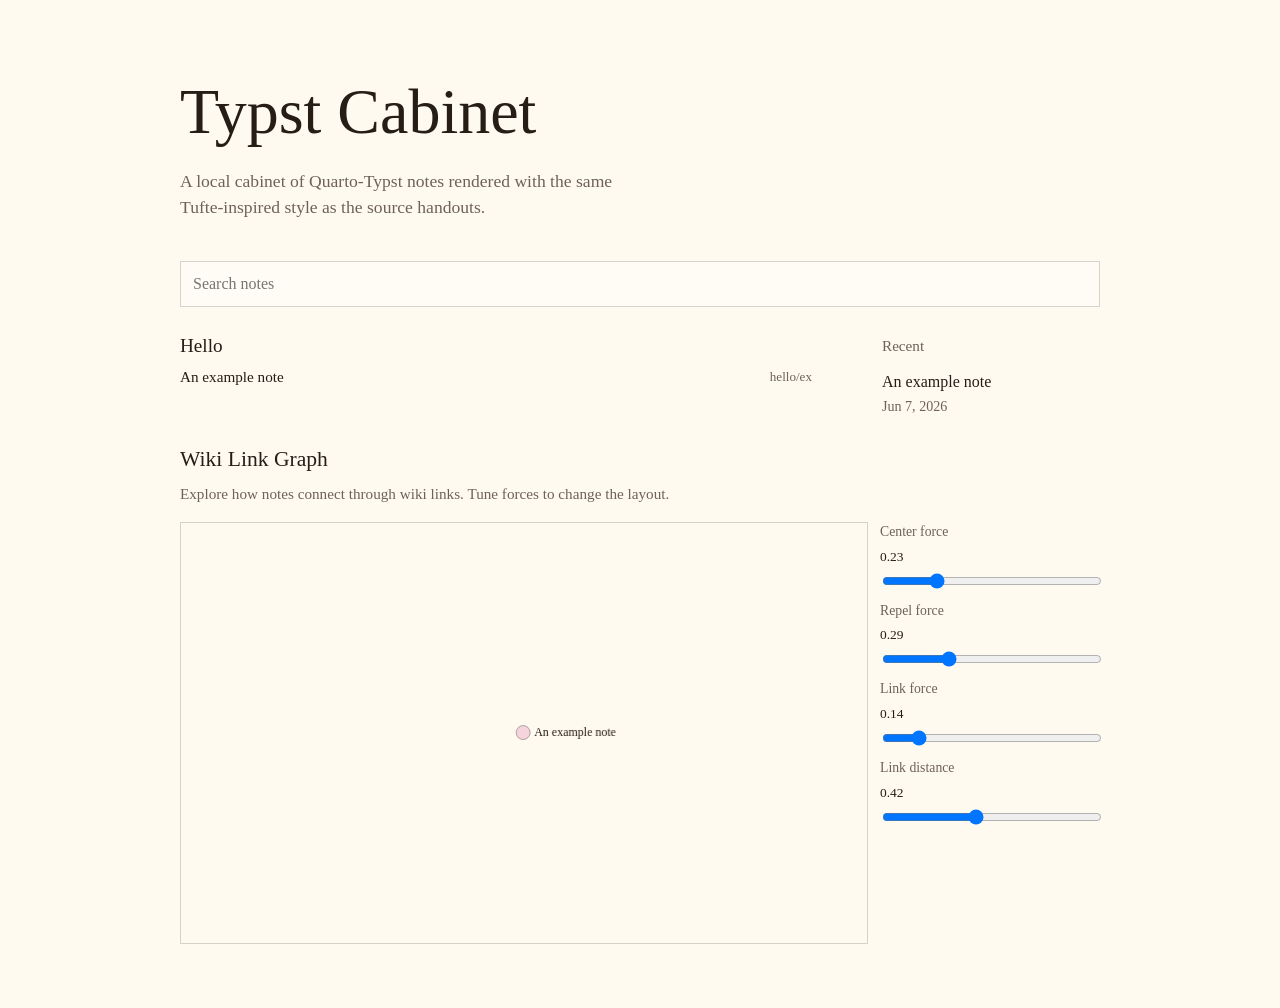
<file: site/index.html>
<!doctype html>
<html lang="en">
<head>
  <meta charset="utf-8">
  <meta name="viewport" content="width=device-width, initial-scale=1">
  <title>Typst Cabinet</title>
  <style>
    :root {
      color-scheme: light;
      --paper: FloralWhite;
      --ink: #251d16;
      --muted: #6d6258;
      --accent: Maroon;
      --rule: rgba(37, 29, 22, 0.18);
    }
    body {
      margin: 0;
      background: var(--paper);
      color: var(--ink);
      font-family: "ETBembo", "Palatino Linotype", Palatino, Georgia, serif;
      line-height: 1.5;
    }
    main {
      width: min(920px, calc(100vw - 40px));
      margin: 0 auto;
      padding: 64px 0;
    }
    h1 {
      margin: 0 0 8px;
      font-size: clamp(2rem, 5vw, 4rem);
      font-weight: 400;
      letter-spacing: 0;
    }
    .lede {
      max-width: 54ch;
      margin: 0 0 40px;
      color: var(--muted);
      font-size: 1.1rem;
    }
    .search {
      width: 100%;
      box-sizing: border-box;
      margin: 0 0 28px;
      padding: 10px 12px;
      border: 1px solid var(--rule);
      background: rgba(255, 255, 255, 0.34);
      color: var(--ink);
      font: inherit;
    }
    .layout {
      display: grid;
      grid-template-columns: minmax(0, 1fr) 240px;
      gap: 48px;
      align-items: start;
    }
    .note-tree {
      padding: 0;
    }
    .home-folder {
      margin: 0 0 20px;
    }
    .home-folder h2,
    .home-folder h3,
    .home-folder h4,
    .home-folder h5,
    .home-folder h6 {
      margin: 0 0 8px;
      text-align: left;
      color: var(--ink);
      font-weight: 400;
      line-height: 1.1;
      letter-spacing: 0;
    }
    .home-folder h2 {
      font-size: 1.45rem;
    }
    .home-folder h3 {
      font-size: 1.2rem;
      margin-left: 0;
    }
    .home-folder h4,
    .home-folder h5,
    .home-folder h6 {
      font-size: 1.05rem;
      margin-left: 0;
    }
    .home-notes {
      margin: 0 0 8px;
      padding: 0;
      list-style: none;
    }
    .home-note > a {
      display: grid;
      grid-template-columns: minmax(0, 1fr) auto;
      gap: 10px;
      padding: 2px 0;
      color: inherit;
      text-decoration: none;
    }
    .home-note > a:hover span:first-child {
      color: var(--accent);
    }
    .home-note span {
      font-size: 0.95rem;
    }
    .home-note small {
      align-self: center;
      color: var(--muted);
      font-size: 0.82rem;
      white-space: nowrap;
    }
    .home-load-more {
      margin: 0 0 14px;
      padding: 4px 10px;
      border: 1px solid var(--rule);
      background: rgba(255, 255, 255, 0.35);
      color: var(--ink);
      font: inherit;
      font-size: 0.88rem;
      cursor: pointer;
    }
    .home-load-more:hover {
      color: var(--accent);
    }
    .latest {
      padding-left: 22px;
    }
    .latest h2 {
      margin: 0 0 12px;
      color: var(--muted);
      font-size: 0.95rem;
      font-weight: 400;
    }
    .latest ul {
      margin: 0;
      padding: 0;
      list-style: none;
    }
    .latest li {
      display: grid;
      gap: 2px;
      margin-bottom: 14px;
    }
    .latest a {
      color: var(--ink);
      text-decoration: none;
    }
    .latest a:hover {
      color: var(--accent);
    }
    .latest span {
      color: var(--muted);
      font-size: 0.88rem;
    }
    .empty {
      padding: 18px 0;
      color: var(--muted);
      border-bottom: 1px solid var(--rule);
    }
    .graph-section {
      margin-top: 0;
      border-top: 0;
      padding-top: 12px;
    }
    .graph-section h2 {
      margin: 0 0 8px;
      color: var(--ink);
      font-size: 1.35rem;
      font-weight: 400;
    }
    .graph-section p {
      margin: 0 0 16px;
      color: var(--muted);
      font-size: 0.95rem;
    }
    .graph-layout {
      display: grid;
      grid-template-columns: minmax(0, 1fr) 220px;
      gap: 14px;
      align-items: start;
    }
    .graph-canvas {
      width: 100%;
      height: 420px;
      border: 1px solid var(--rule);
      background: var(--paper);
      display: block;
      cursor: grab;
    }
    .graph-canvas:active {
      cursor: grabbing;
    }
    .graph-controls {
      display: grid;
      gap: 10px;
    }
    .graph-controls label {
      display: grid;
      gap: 4px;
      font-size: 0.86rem;
      color: var(--muted);
    }
    .graph-controls .value {
      color: var(--ink);
      font-size: 0.84rem;
    }
    .graph-controls input {
      width: 100%;
    }
    @media (max-width: 640px) {
      main {
        width: min(100vw - 28px, 920px);
        padding: 36px 0;
      }
      .layout {
        grid-template-columns: 1fr;
        gap: 30px;
      }
      .latest {
        border-left: 0;
        padding-left: 0;
      }
      .note-tree {
        padding: 0;
      }
      .home-note > a {
        grid-template-columns: 1fr;
        gap: 4px;
        padding: 4px 0;
      }
      .home-note small {
        white-space: normal;
      }
      .graph-layout {
        grid-template-columns: 1fr;
      }
      .graph-canvas {
        height: 320px;
      }
    }
  </style>
</head>
<body>
  <main>
    <h1>Typst Cabinet</h1>
    <p class="lede">A local cabinet of Quarto-Typst notes rendered with the same Tufte-inspired style as the source handouts.</p>
    <input class="search" id="note-search" type="search" placeholder="Search notes" aria-label="Search notes">
    <div class="layout">
      <nav class="note-tree" aria-label="Notes">
        <section class="home-folder depth-1" data-folder="hello">
  <h3>Hello</h3>
  <ul class="home-notes"><li class="home-note" data-search="an example note hello/ex saaleh poovathumkadavil">
  <a href="hello/ex/index.html">
    <span>An example note</span>
    <small>hello/ex</small>
  </a>
</li></ul>

</section>
      </nav>
      <aside class="latest" aria-label="Recently edited notes">
        <h2>Recent</h2>
        <ul>
        <li><a href="hello/ex/index.html">An example note</a><span>Jun 7, 2026</span></li>
        </ul>
      </aside>
    </div>
    <section class="graph-section" aria-label="Wiki link graph">
      <h2>Wiki Link Graph</h2>
      <p>Explore how notes connect through wiki links. Tune forces to change the layout.</p>
      <div class="graph-layout">
        <canvas id="wiki-graph" class="graph-canvas" aria-label="Wiki link graph canvas"></canvas>
        <form class="graph-controls" id="graph-controls">
          <label>Center force <span class="value" id="center-force-value"></span><input id="center-force" type="range" min="0" max="1" step="0.01" value="0.23"></label>
          <label>Repel force <span class="value" id="repel-force-value"></span><input id="repel-force" type="range" min="0" max="1" step="0.01" value="0.29"></label>
          <label>Link force <span class="value" id="link-force-value"></span><input id="link-force" type="range" min="0" max="1" step="0.01" value="0.14"></label>
          <label>Link distance <span class="value" id="link-distance-value"></span><input id="link-distance" type="range" min="0" max="1" step="0.01" value="0.42"></label>
        </form>
      </div>
    </section>
  </main>
  <script>
    const search = document.getElementById('note-search');
    const noteLists = Array.from(document.querySelectorAll('.home-notes'));
    const visibleLimits = new Set();
    const INITIAL_NOTES_PER_FOLDER = 100;
    noteLists.forEach((list, index) => {
      list.dataset.listId = String(index);
      const button = document.createElement('button');
      button.type = 'button';
      button.className = 'home-load-more';
      button.hidden = true;
      button.dataset.forList = String(index);
      button.addEventListener('click', () => {
        visibleLimits.add(String(index));
        applyHomeFilters();
      });
      list.insertAdjacentElement('afterend', button);
    });
    const applyHomeFilters = () => {
      const value = search.value.trim().toLowerCase();
      const searching = Boolean(value);
      noteLists.forEach((list) => {
        const listId = list.dataset.listId;
        const expanded = visibleLimits.has(listId);
        const items = Array.from(list.querySelectorAll(':scope > .home-note'));
        const nextElement = list.nextElementSibling;
        const loadMoreButton = nextElement?.classList.contains('home-load-more') ? nextElement : null;
        let visibleCount = 0;
        let hiddenByLimit = 0;
        items.forEach((note) => {
          const matches = !value || note.dataset.search.includes(value);
          if (!matches) {
            note.hidden = true;
            return;
          }
          if (!searching && !expanded && visibleCount >= INITIAL_NOTES_PER_FOLDER) {
            note.hidden = true;
            hiddenByLimit += 1;
            return;
          }
          note.hidden = false;
          visibleCount += 1;
        });
        if (loadMoreButton) {
          loadMoreButton.hidden = searching || expanded || hiddenByLimit === 0;
          loadMoreButton.textContent = `+${hiddenByLimit}`;
        }
      });
      document.querySelectorAll('.home-folder').forEach((folder) => {
        const visibleNote = folder.querySelector('.home-note:not([hidden])');
        const visibleSubfolder = folder.querySelector('.home-folder:not([hidden])');
        folder.hidden = !visibleNote && !visibleSubfolder;
      });
    };
    search.addEventListener('input', applyHomeFilters);
    applyHomeFilters();
    const graphData = {"nodes": [{"id": "hello/ex", "title": "An example note", "group": "hello"}], "links": []};
    const canvas = document.getElementById('wiki-graph');
    const controls = {
      centerForce: document.getElementById('center-force'),
      repelForce: document.getElementById('repel-force'),
      linkForce: document.getElementById('link-force'),
      linkDistance: document.getElementById('link-distance'),
      centerForceValue: document.getElementById('center-force-value'),
      repelForceValue: document.getElementById('repel-force-value'),
      linkForceValue: document.getElementById('link-force-value'),
      linkDistanceValue: document.getElementById('link-distance-value')
    };
    if (canvas && graphData.nodes.length) {
      const ctx = canvas.getContext('2d');
      const dpr = Math.max(1, window.devicePixelRatio || 1);
      const byId = new Map();
      const palette = ['#e7d4f5', '#d9e4ff', '#d7f2df', '#ffe4cf', '#f6d4dd', '#f9efc7'];
      const hashColor = (value) => {
        let hash = 0;
        for (let i = 0; i < value.length; i += 1) hash = (hash * 31 + value.charCodeAt(i)) | 0;
        return palette[Math.abs(hash) % palette.length];
      };
      const nodes = graphData.nodes.map((node, index) => {
        const item = {
          ...node,
          x: 40 + (index * 17 % 420),
          y: 40 + (index * 29 % 320),
          vx: 0,
          vy: 0,
          radius: 7,
          color: hashColor(node.group),
          fixed: false
        };
        byId.set(node.id, item);
        return item;
      });
      const links = graphData.links
        .map((link) => ({ source: byId.get(link.source), target: byId.get(link.target) }))
        .filter((link) => link.source && link.target);
      let width = 0;
      let height = 0;
      let hoverNode = null;
      let dragNode = null;
      let suppressClick = false;
      let dragStart = null;
      const DRAG_CLICK_THRESHOLD_PX = 2;
      const scales = {
        centerForce: { min: 0, max: 0.08 },
        repelForce: { min: 50, max: 3000 },
        linkForce: { min: 0.01, max: 0.5 },
        linkDistance: { min: 20, max: 260 }
      };
      const scaledParamValue = (key, value) => {
        const range = scales[key];
        return range.min + (range.max - range.min) * value;
      };
      const params = {
        centerForce: scaledParamValue('centerForce', Number(controls.centerForce.value)),
        repelForce: scaledParamValue('repelForce', Number(controls.repelForce.value)),
        linkForce: scaledParamValue('linkForce', Number(controls.linkForce.value)),
        linkDistance: scaledParamValue('linkDistance', Number(controls.linkDistance.value)),
        damping: 0.86
      };
      const updateControlLabels = () => {
        controls.centerForceValue.textContent = Number(controls.centerForce.value).toFixed(2);
        controls.repelForceValue.textContent = Number(controls.repelForce.value).toFixed(2);
        controls.linkForceValue.textContent = Number(controls.linkForce.value).toFixed(2);
        controls.linkDistanceValue.textContent = Number(controls.linkDistance.value).toFixed(2);
      };
      const resize = () => {
        const rect = canvas.getBoundingClientRect();
        width = rect.width;
        height = rect.height;
        canvas.width = Math.floor(width * dpr);
        canvas.height = Math.floor(height * dpr);
        ctx.setTransform(dpr, 0, 0, dpr, 0, 0);
      };
      const findNode = (x, y) => {
        let best = null;
        let bestDist = Infinity;
        for (const node of nodes) {
          const dx = node.x - x;
          const dy = node.y - y;
          const dist = Math.hypot(dx, dy);
          if (dist < node.radius + 4 && dist < bestDist) {
            best = node;
            bestDist = dist;
          }
        }
        return best;
      };
      const applyForces = () => {
        const centerX = width / 2;
        const centerY = height / 2;
        for (let i = 0; i < nodes.length; i += 1) {
          const a = nodes[i];
          for (let j = i + 1; j < nodes.length; j += 1) {
            const b = nodes[j];
            let dx = b.x - a.x;
            let dy = b.y - a.y;
            const distSq = Math.max(25, dx * dx + dy * dy);
            const dist = Math.sqrt(distSq);
            dx /= dist;
            dy /= dist;
            const force = params.repelForce / distSq;
            const fx = force * dx;
            const fy = force * dy;
            if (!a.fixed) {
              a.vx -= fx;
              a.vy -= fy;
            }
            if (!b.fixed) {
              b.vx += fx;
              b.vy += fy;
            }
          }
        }
        for (const link of links) {
          const dx = link.target.x - link.source.x;
          const dy = link.target.y - link.source.y;
          const dist = Math.max(1, Math.hypot(dx, dy));
          const stretch = dist - params.linkDistance;
          const force = params.linkForce * stretch;
          const fx = (dx / dist) * force;
          const fy = (dy / dist) * force;
          if (!link.source.fixed) {
            link.source.vx += fx;
            link.source.vy += fy;
          }
          if (!link.target.fixed) {
            link.target.vx -= fx;
            link.target.vy -= fy;
          }
        }
        for (const node of nodes) {
          if (node.fixed) continue;
          node.vx += (centerX - node.x) * params.centerForce;
          node.vy += (centerY - node.y) * params.centerForce;
          node.vx *= params.damping;
          node.vy *= params.damping;
          node.x += node.vx;
          node.y += node.vy;
          node.x = Math.min(width - 10, Math.max(10, node.x));
          node.y = Math.min(height - 10, Math.max(10, node.y));
        }
      };
      const draw = () => {
        ctx.clearRect(0, 0, width, height);
        ctx.lineWidth = 1;
        ctx.strokeStyle = 'rgba(37, 29, 22, 0.25)';
        for (const link of links) {
          ctx.beginPath();
          ctx.moveTo(link.source.x, link.source.y);
          ctx.lineTo(link.target.x, link.target.y);
          ctx.stroke();
        }
        ctx.font = '12px "ETBembo", "Palatino Linotype", Palatino, Georgia, serif';
        ctx.textBaseline = 'middle';
        for (const node of nodes) {
          ctx.beginPath();
          ctx.fillStyle = node.color;
          ctx.arc(node.x, node.y, node.radius + (node === hoverNode ? 1.5 : 0), 0, Math.PI * 2);
          ctx.fill();
          ctx.strokeStyle = 'rgba(37, 29, 22, 0.35)';
          ctx.stroke();
          ctx.fillStyle = '#251d16';
          ctx.fillText(node.title, node.x + node.radius + 4, node.y);
        }
      };
      const tick = () => {
        applyForces();
        draw();
        window.requestAnimationFrame(tick);
      };
      const pointer = (event) => {
        const rect = canvas.getBoundingClientRect();
        return { x: event.clientX - rect.left, y: event.clientY - rect.top };
      };
      const distanceBetween = (from, to) => Math.hypot(to.x - from.x, to.y - from.y);
      canvas.addEventListener('mousemove', (event) => {
        const pos = pointer(event);
        hoverNode = findNode(pos.x, pos.y);
        if (dragNode) {
          if (dragStart && distanceBetween(dragStart, pos) > DRAG_CLICK_THRESHOLD_PX) suppressClick = true;
          dragNode.x = pos.x;
          dragNode.y = pos.y;
          dragNode.vx = 0;
          dragNode.vy = 0;
        }
      });
      canvas.addEventListener('mousedown', (event) => {
        const pos = pointer(event);
        suppressClick = false;
        dragStart = pos;
        dragNode = findNode(pos.x, pos.y);
        if (dragNode) {
          dragNode.fixed = true;
          dragNode.x = pos.x;
          dragNode.y = pos.y;
        }
      });
      window.addEventListener('mouseup', () => {
        if (dragNode) dragNode.fixed = false;
        dragNode = null;
        dragStart = null;
      });
      canvas.addEventListener('click', (event) => {
        if (suppressClick) {
          suppressClick = false;
          return;
        }
        const pos = pointer(event);
        const node = findNode(pos.x, pos.y);
        if (node) window.location.href = `${node.id}/index.html`;
      });
      for (const [key, input] of Object.entries({
        centerForce: controls.centerForce,
        repelForce: controls.repelForce,
        linkForce: controls.linkForce,
        linkDistance: controls.linkDistance
      })) {
        input.addEventListener('input', () => {
          params[key] = scaledParamValue(key, Number(input.value));
          updateControlLabels();
        });
      }
      updateControlLabels();
      resize();
      window.addEventListener('resize', resize);
      tick();
    }
  </script>
</body>
</html>
</file>
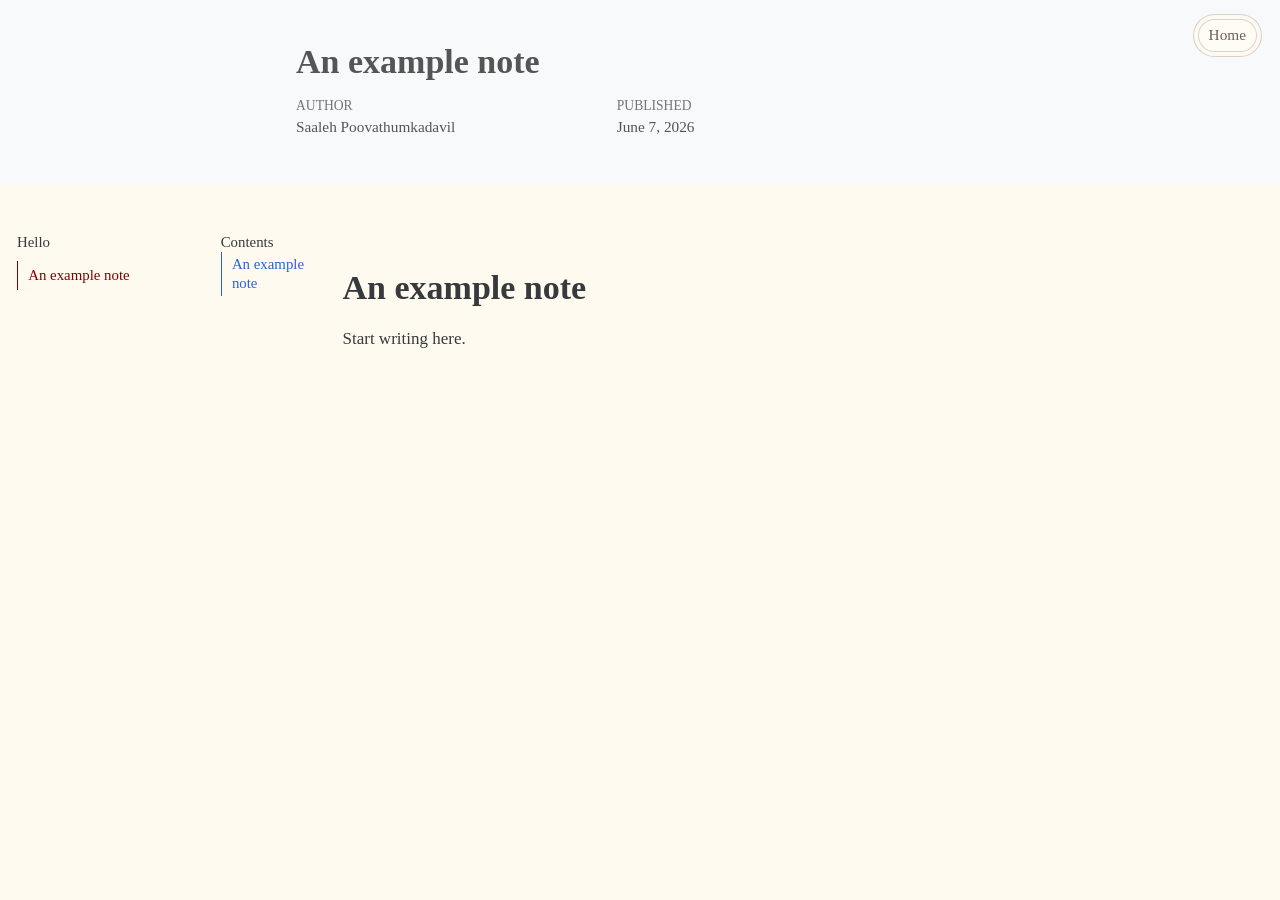
<file: site/hello/ex/index.html>
<!DOCTYPE html>
<html xmlns="http://www.w3.org/1999/xhtml" lang="en" xml:lang="en"><head>

<meta charset="utf-8">
<meta name="generator" content="quarto-1.9.38">

<meta name="viewport" content="width=device-width, initial-scale=1.0, user-scalable=yes">

<meta name="author" content="Saaleh Poovathumkadavil">
<meta name="dcterms.date" content="2026-06-07">

<title>An example note</title>
<style>
/* Default styles provided by pandoc.
** See https://pandoc.org/MANUAL.html#variables-for-html for config info.
*/
code{white-space: pre-wrap;}
span.smallcaps{font-variant: small-caps;}
div.columns{display: flex; gap: min(4vw, 1.5em);}
div.column{flex: auto; overflow-x: auto;}
div.hanging-indent{margin-left: 1.5em; text-indent: -1.5em;}
ul.task-list{list-style: none;}
ul.task-list li input[type="checkbox"] {
  width: 0.8em;
  margin: 0 0.8em 0.2em -1em; /* quarto-specific, see https://github.com/quarto-dev/quarto-cli/issues/4556 */ 
  vertical-align: middle;
}
</style>


<script src="site_libs/clipboard/clipboard.min.js"></script>
<script src="site_libs/quarto-html/quarto.js" type="module"></script>
<script src="site_libs/quarto-html/tabsets/tabsets.js" type="module"></script>
<script src="site_libs/quarto-html/popper.min.js"></script>
<script src="site_libs/quarto-html/tippy.umd.min.js"></script>
<script src="site_libs/quarto-html/anchor.min.js"></script>
<link href="site_libs/quarto-html/tippy.css" rel="stylesheet">
<link href="site_libs/quarto-html/quarto-syntax-highlighting-15634bcf2e68342d4ad2dfa704d543f6.css" rel="stylesheet" id="quarto-text-highlighting-styles">
<script src="site_libs/bootstrap/bootstrap.min.js"></script>
<link href="site_libs/bootstrap/bootstrap-icons.css" rel="stylesheet">
<link href="site_libs/bootstrap/bootstrap-38882ca7ed78399e6d158f9c7e2361fb.min.css" rel="stylesheet" append-hash="true" id="quarto-bootstrap" data-mode="light">


<link rel="stylesheet" href="_extensions/fredguth/tufte-inspired/styles.scss">
<meta name="citation_title" content="An example note">
<meta name="citation_author" content="Saaleh Poovathumkadavil">
<meta name="citation_publication_date" content="2026-06-07">
<meta name="citation_cover_date" content="2026-06-07">
<meta name="citation_year" content="2026">
<meta name="citation_online_date" content="2026-06-07">
<meta name="citation_language" content="en">

<style id="cabinet-navigation-style">
  .cabinet-floating-controls {
    position: fixed;
    top: 14px;
    right: 18px;
    display: inline-flex;
    gap: 6px;
    z-index: 1000;
    background: rgba(255, 250, 240, 0.9);
    border: 1px solid rgba(37, 29, 22, 0.18);
    border-radius: 999px;
    padding: 4px;
    font-family: "ETBembo", "Palatino Linotype", Palatino, Georgia, serif;
    transition: transform 160ms ease, opacity 160ms ease;
  }
  .cabinet-floating-controls.is-hidden {
    transform: translateY(-130%);
    opacity: 0;
  }
  .cabinet-home-floating,
  .cabinet-notes-toggle {
    color: #6d6258;
    background: rgba(255, 255, 255, 0.32);
    border: 1px solid rgba(37, 29, 22, 0.18);
    border-radius: 999px;
    padding: 4px 10px;
    text-decoration: none;
    font: inherit;
    font-size: 0.9rem;
    cursor: pointer;
  }
  .cabinet-home-floating:hover,
  .cabinet-notes-toggle:hover {
    color: Maroon;
    border-color: rgba(37, 29, 22, 0.32);
  }
  .cabinet-notes-toggle {
    margin-left: 0;
  }
  .cabinet-home-floating:focus,
  .cabinet-notes-toggle:focus {
    outline: 0;
    border-color: rgba(37, 29, 22, 0.45);
  }
  #cabinet-sidebar-notes {
    grid-column: screen-start / body-start;
    align-self: start;
    margin-top: 0;
    margin-left: 1rem;
    margin-right: 0.5rem;
    width: 7.25rem;
  }
  #quarto-sidebar-toc-left {
    width: 7.5rem;
    margin-left: 8rem;
    margin-right: 2.25rem;
    padding-left: 0.35rem;
    padding-right: 0.75rem;
  }
  #quarto-sidebar-toc-left nav {
    padding-top: 0;
  }
  #quarto-sidebar-toc-left h2,
  #quarto-sidebar-toc-left nav h2 {
    font-size: .875rem;
    font-weight: normal;
    line-height: 1.2;
    margin: 0;
    border: none;
  }
  #quarto-sidebar-toc-left ul {
    margin: 0;
    padding: 0;
  }
  #cabinet-sidebar-notes nav {
    padding-top: 0;
  }
  #cabinet-sidebar-notes h2,
  .cabinet-notes-panel h2 {
    font-size: .875rem;
    font-weight: normal;
    line-height: 1.2;
    margin: 0;
    border: none;
  }
  #cabinet-sidebar-notes ul,
  .cabinet-notes-panel ul {
    list-style: none;
    margin: 0;
    padding: 0;
    border: none;
  }
  #cabinet-sidebar-notes ul > li,
  .cabinet-notes-panel ul > li {
    margin: 0;
    padding: 0;
  }
  #cabinet-sidebar-notes ul > li > a,
  .cabinet-notes-panel ul > li > a {
    border-left: 1px solid #e9ecef;
    padding-left: .6rem;
    padding-top: 0.2rem;
    padding-bottom: 0.2rem;
    font-size: .875rem;
    display: block;
  }
  #cabinet-sidebar-notes ul > li > a.active,
  .cabinet-notes-panel ul > li > a.active {
    border-left: 1px solid maroon;
    color: maroon !important;
  }
  .cabinet-notes-panel {
    position: fixed;
    top: 52px;
    right: 16px;
    width: min(18rem, calc(100vw - 32px));
    max-height: calc(100vh - 76px);
    overflow: auto;
    z-index: 1001;
    padding: 1rem;
    background: FloralWhite;
    box-shadow: 0 8px 28px rgba(37, 29, 22, 0.18);
  }
  @media (min-width: 1200px) {
    .cabinet-notes-toggle,
    .cabinet-notes-panel {
      display: none;
    }
  }
  @media (max-width: 1199px) {
    #cabinet-sidebar-notes {
      display: none;
    }
    #quarto-sidebar-toc-left {
      margin-left: 0;
    }
  }
  @media print {
    #cabinet-sidebar-notes,
    #quarto-sidebar-toc-left,
    #cabinet-floating-controls {
      display: none !important;
    }
    /* Force white background for printing and remove decorative backgrounds */
    html, body, main, .content, .quarto-banner-title-block, .cabinet-notes-panel, .sidebar {
      background: white !important;
      background-color: white !important;
      -webkit-print-color-adjust: exact;
      color-adjust: exact;
    }
    /* Remove background images, shadows, and heavy decorations */
    * {
      background-image: none !important;
      box-shadow: none !important;
    }
    main {
      margin-left: 0 !important;
    }
    /* Ensure links are legible in print */
    a, a:link, a:visited {
      color: black !important;
      text-decoration: underline !important;
    }
  }
</style>

</head>

<body class="quarto-light">
<div class="cabinet-floating-controls" id="cabinet-floating-controls">
  <a class="cabinet-home-floating" href="../../index.html">Home</a>
  <button class="cabinet-notes-toggle" type="button" aria-controls="cabinet-notes-panel" aria-expanded="false">Notes</button>
</div>
<div class="cabinet-notes-panel" id="cabinet-notes-panel" hidden>
  <nav role="navigation" aria-label="Cabinet notes" class="toc-active">
    <h2>Hello</h2>
    <ul>
  <li><a href="index.html" class="nav-link active">An example note</a></li>
    </ul>
  </nav>
</div>

<header id="title-block-header" class="quarto-title-block default toc-left page-columns page-full">
  <div class="quarto-title-banner page-columns page-full">
    <div class="quarto-title column-page-right">
      <h1 class="title">An example note</h1>
          </div>

    
    <div class="quarto-title-meta-container">
      <div class="quarto-title-meta-column-start">
        
        <div class="quarto-title-meta column-page-right">

                <div>
            <div class="quarto-title-meta-heading">Author</div>
            <div class="quarto-title-meta-contents">
                        <p>Saaleh Poovathumkadavil </p>
                      </div>
          </div>
                
                <div>
            <div class="quarto-title-meta-heading">Published</div>
            <div class="quarto-title-meta-contents">
              <p class="date">June 7, 2026</p>
            </div>
          </div>
          
                
              </div>
      </div>
      <div class="quarto-title-meta-column-end quarto-other-formats-target">
      </div>
    </div>



    <div class="quarto-other-links-text-target">
    </div>  </div>
</header><div id="quarto-content" class="page-columns page-rows-contents page-layout-full toc-left">
<div id="cabinet-sidebar-notes" class="sidebar toc-left cabinet-sidebar">
  <nav id="cabinet-notes" role="navigation" aria-label="Cabinet notes" class="toc-active">
    <h2 id="cabinet-notes-title">Hello</h2>
    <ul>
  <li><a href="index.html" class="nav-link active">An example note</a></li>
    </ul>
  </nav>
</div>
<div id="quarto-sidebar-toc-left" class="sidebar toc-left">
  <nav id="TOC" role="doc-toc" class="toc-active">
    <h2 id="toc-title">Contents</h2>
   
  <ul>
  <li><a href="#an-example-note" id="toc-an-example-note" class="nav-link active" data-scroll-target="#an-example-note">An example note</a></li>
  </ul>
</nav>
</div>
<div id="quarto-margin-sidebar" class="sidebar margin-sidebar zindex-bottom">
</div>
<main class="content quarto-banner-title-block column-page-right" id="quarto-document-content">



  


<section id="an-example-note" class="level1">
<h1>An example note</h1>
<p>Start writing here.</p>
</section>

</main>
<!-- /main column -->
<script id="quarto-html-after-body" type="application/javascript">
  window.document.addEventListener("DOMContentLoaded", function (event) {
    const icon = "";
    const anchorJS = new window.AnchorJS();
    anchorJS.options = {
      placement: 'right',
      icon: icon
    };
    anchorJS.add('.anchored');
    const isCodeAnnotation = (el) => {
      for (const clz of el.classList) {
        if (clz.startsWith('code-annotation-')) {                     
          return true;
        }
      }
      return false;
    }
    const onCopySuccess = function(e) {
      // button target
      const button = e.trigger;
      // don't keep focus
      button.blur();
      // flash "checked"
      button.classList.add('code-copy-button-checked');
      var currentTitle = button.getAttribute("title");
      button.setAttribute("title", "Copied!");
      let tooltip;
      if (window.bootstrap) {
        button.setAttribute("data-bs-toggle", "tooltip");
        button.setAttribute("data-bs-placement", "left");
        button.setAttribute("data-bs-title", "Copied!");
        tooltip = new bootstrap.Tooltip(button, 
          { trigger: "manual", 
            customClass: "code-copy-button-tooltip",
            offset: [0, -8]});
        tooltip.show();    
      }
      setTimeout(function() {
        if (tooltip) {
          tooltip.hide();
          button.removeAttribute("data-bs-title");
          button.removeAttribute("data-bs-toggle");
          button.removeAttribute("data-bs-placement");
        }
        button.setAttribute("title", currentTitle);
        button.classList.remove('code-copy-button-checked');
      }, 1000);
      // clear code selection
      e.clearSelection();
    }
    const getTextToCopy = function(trigger) {
      const outerScaffold = trigger.parentElement.cloneNode(true);
      const codeEl = outerScaffold.querySelector('code');
      for (const childEl of codeEl.children) {
        if (isCodeAnnotation(childEl)) {
          childEl.remove();
        }
      }
      return codeEl.innerText;
    }
    const clipboard = new window.ClipboardJS('.code-copy-button:not([data-in-quarto-modal])', {
      text: getTextToCopy
    });
    clipboard.on('success', onCopySuccess);
    if (window.document.getElementById('quarto-embedded-source-code-modal')) {
      const clipboardModal = new window.ClipboardJS('.code-copy-button[data-in-quarto-modal]', {
        text: getTextToCopy,
        container: window.document.getElementById('quarto-embedded-source-code-modal')
      });
      clipboardModal.on('success', onCopySuccess);
    }
      var localhostRegex = new RegExp(/^(?:http|https):\/\/localhost\:?[0-9]*\//);
      var mailtoRegex = new RegExp(/^mailto:/);
        var filterRegex = new RegExp('/' + window.location.host + '/');
      var isInternal = (href) => {
          return filterRegex.test(href) || localhostRegex.test(href) || mailtoRegex.test(href);
      }
      // Inspect non-navigation links and adorn them if external
     var links = window.document.querySelectorAll('a[href]:not(.nav-link):not(.navbar-brand):not(.toc-action):not(.sidebar-link):not(.sidebar-item-toggle):not(.pagination-link):not(.no-external):not([aria-hidden]):not(.dropdown-item):not(.quarto-navigation-tool):not(.about-link)');
      for (var i=0; i<links.length; i++) {
        const link = links[i];
        if (!isInternal(link.href)) {
          // undo the damage that might have been done by quarto-nav.js in the case of
          // links that we want to consider external
          if (link.dataset.originalHref !== undefined) {
            link.href = link.dataset.originalHref;
          }
        }
      }
    function tippyHover(el, contentFn, onTriggerFn, onUntriggerFn) {
      const config = {
        allowHTML: true,
        maxWidth: 500,
        delay: 100,
        arrow: false,
        appendTo: function(el) {
            return el.parentElement;
        },
        interactive: true,
        interactiveBorder: 10,
        theme: 'quarto',
        placement: 'bottom-start',
      };
      if (contentFn) {
        config.content = contentFn;
      }
      if (onTriggerFn) {
        config.onTrigger = onTriggerFn;
      }
      if (onUntriggerFn) {
        config.onUntrigger = onUntriggerFn;
      }
      window.tippy(el, config); 
    }
    const noterefs = window.document.querySelectorAll('a[role="doc-noteref"]');
    for (var i=0; i<noterefs.length; i++) {
      const ref = noterefs[i];
      tippyHover(ref, function() {
        // use id or data attribute instead here
        let href = ref.getAttribute('data-footnote-href') || ref.getAttribute('href');
        try { href = new URL(href).hash; } catch {}
        const id = href.replace(/^#\/?/, "");
        const note = window.document.getElementById(id);
        if (note) {
          return note.innerHTML;
        } else {
          return "";
        }
      });
    }
    const xrefs = window.document.querySelectorAll('a.quarto-xref');
    const processXRef = (id, note) => {
      // Strip column container classes
      const stripColumnClz = (el) => {
        el.classList.remove("page-full", "page-columns");
        if (el.children) {
          for (const child of el.children) {
            stripColumnClz(child);
          }
        }
      }
      stripColumnClz(note)
      if (id === null || id.startsWith('sec-')) {
        // Special case sections, only their first couple elements
        const container = document.createElement("div");
        if (note.children && note.children.length > 2) {
          container.appendChild(note.children[0].cloneNode(true));
          for (let i = 1; i < note.children.length; i++) {
            const child = note.children[i];
            if (child.tagName === "P" && child.innerText === "") {
              continue;
            } else {
              container.appendChild(child.cloneNode(true));
              break;
            }
          }
          if (window.Quarto?.typesetMath) {
            window.Quarto.typesetMath(container);
          }
          return container.innerHTML
        } else {
          if (window.Quarto?.typesetMath) {
            window.Quarto.typesetMath(note);
          }
          return note.innerHTML;
        }
      } else {
        // Remove any anchor links if they are present
        const anchorLink = note.querySelector('a.anchorjs-link');
        if (anchorLink) {
          anchorLink.remove();
        }
        if (window.Quarto?.typesetMath) {
          window.Quarto.typesetMath(note);
        }
        if (note.classList.contains("callout")) {
          return note.outerHTML;
        } else {
          return note.innerHTML;
        }
      }
    }
    for (var i=0; i<xrefs.length; i++) {
      const xref = xrefs[i];
      tippyHover(xref, undefined, function(instance) {
        instance.disable();
        let url = xref.getAttribute('href');
        let hash = undefined; 
        if (url.startsWith('#')) {
          hash = url;
        } else {
          try { hash = new URL(url).hash; } catch {}
        }
        if (hash) {
          const id = hash.replace(/^#\/?/, "");
          const note = window.document.getElementById(id);
          if (note !== null) {
            try {
              const html = processXRef(id, note.cloneNode(true));
              instance.setContent(html);
            } finally {
              instance.enable();
              instance.show();
            }
          } else {
            // See if we can fetch this
            fetch(url.split('#')[0])
            .then(res => res.text())
            .then(html => {
              const parser = new DOMParser();
              const htmlDoc = parser.parseFromString(html, "text/html");
              const note = htmlDoc.getElementById(id);
              if (note !== null) {
                const html = processXRef(id, note);
                instance.setContent(html);
              } 
            }).finally(() => {
              instance.enable();
              instance.show();
            });
          }
        } else {
          // See if we can fetch a full url (with no hash to target)
          // This is a special case and we should probably do some content thinning / targeting
          fetch(url)
          .then(res => res.text())
          .then(html => {
            const parser = new DOMParser();
            const htmlDoc = parser.parseFromString(html, "text/html");
            const note = htmlDoc.querySelector('main.content');
            if (note !== null) {
              // This should only happen for chapter cross references
              // (since there is no id in the URL)
              // remove the first header
              if (note.children.length > 0 && note.children[0].tagName === "HEADER") {
                note.children[0].remove();
              }
              const html = processXRef(null, note);
              instance.setContent(html);
            } 
          }).finally(() => {
            instance.enable();
            instance.show();
          });
        }
      }, function(instance) {
      });
    }
        let selectedAnnoteEl;
        const selectorForAnnotation = ( cell, annotation) => {
          let cellAttr = 'data-code-cell="' + cell + '"';
          let lineAttr = 'data-code-annotation="' +  annotation + '"';
          const selector = 'span[' + cellAttr + '][' + lineAttr + ']';
          return selector;
        }
        const selectCodeLines = (annoteEl) => {
          const doc = window.document;
          const targetCell = annoteEl.getAttribute("data-target-cell");
          const targetAnnotation = annoteEl.getAttribute("data-target-annotation");
          const annoteSpan = window.document.querySelector(selectorForAnnotation(targetCell, targetAnnotation));
          const lines = annoteSpan.getAttribute("data-code-lines").split(",");
          const lineIds = lines.map((line) => {
            return targetCell + "-" + line;
          })
          let top = null;
          let height = null;
          let parent = null;
          if (lineIds.length > 0) {
              //compute the position of the single el (top and bottom and make a div)
              const el = window.document.getElementById(lineIds[0]);
              top = el.offsetTop;
              height = el.offsetHeight;
              parent = el.parentElement.parentElement;
            if (lineIds.length > 1) {
              const lastEl = window.document.getElementById(lineIds[lineIds.length - 1]);
              const bottom = lastEl.offsetTop + lastEl.offsetHeight;
              height = bottom - top;
            }
            if (top !== null && height !== null && parent !== null) {
              // cook up a div (if necessary) and position it 
              let div = window.document.getElementById("code-annotation-line-highlight");
              if (div === null) {
                div = window.document.createElement("div");
                div.setAttribute("id", "code-annotation-line-highlight");
                div.style.position = 'absolute';
                parent.appendChild(div);
              }
              div.style.top = top - 2 + "px";
              div.style.height = height + 4 + "px";
              div.style.left = 0;
              let gutterDiv = window.document.getElementById("code-annotation-line-highlight-gutter");
              if (gutterDiv === null) {
                gutterDiv = window.document.createElement("div");
                gutterDiv.setAttribute("id", "code-annotation-line-highlight-gutter");
                gutterDiv.style.position = 'absolute';
                const codeCell = window.document.getElementById(targetCell);
                const gutter = codeCell.querySelector('.code-annotation-gutter');
                gutter.appendChild(gutterDiv);
              }
              gutterDiv.style.top = top - 2 + "px";
              gutterDiv.style.height = height + 4 + "px";
            }
            selectedAnnoteEl = annoteEl;
          }
        };
        const unselectCodeLines = () => {
          const elementsIds = ["code-annotation-line-highlight", "code-annotation-line-highlight-gutter"];
          elementsIds.forEach((elId) => {
            const div = window.document.getElementById(elId);
            if (div) {
              div.remove();
            }
          });
          selectedAnnoteEl = undefined;
        };
          // Handle positioning of the toggle
      window.addEventListener(
        "resize",
        throttle(() => {
          elRect = undefined;
          if (selectedAnnoteEl) {
            selectCodeLines(selectedAnnoteEl);
          }
        }, 10)
      );
      function throttle(fn, ms) {
      let throttle = false;
      let timer;
        return (...args) => {
          if(!throttle) { // first call gets through
              fn.apply(this, args);
              throttle = true;
          } else { // all the others get throttled
              if(timer) clearTimeout(timer); // cancel #2
              timer = setTimeout(() => {
                fn.apply(this, args);
                timer = throttle = false;
              }, ms);
          }
        };
      }
        const annoteTargets = window.document.querySelectorAll('.code-annotation-anchor');
        for (let i=0; i<annoteTargets.length; i++) {
          const annoteTarget = annoteTargets[i];
          const targetCell = annoteTarget.getAttribute("data-target-cell");
          const targetAnnotation = annoteTarget.getAttribute("data-target-annotation");
          const contentFn = () => {
            const content = window.document.querySelector(selectorForAnnotation(targetCell, targetAnnotation));
            if (content) {
              const tipContent = content.cloneNode(true);
              tipContent.classList.add("code-annotation-tip-content");
              return tipContent.outerHTML;
            }
          }
          const config = {
            allowHTML: true,
            content: contentFn,
            onShow: (instance) => {
              selectCodeLines(instance.reference);
              instance.reference.classList.add('code-annotation-active');
              window.tippy.hideAll();
            },
            onHide: (instance) => {
              unselectCodeLines();
              instance.reference.classList.remove('code-annotation-active');
            },
            maxWidth: 300,
            delay: [50, 0],
            duration: [200, 0],
            offset: [5, 10],
            arrow: true,
            appendTo: function(el) {
              return el.parentElement.parentElement.parentElement;
            },
            interactive: true,
            interactiveBorder: 10,
            theme: 'quarto',
            placement: 'right',
            popperOptions: {
              modifiers: [
              {
                name: 'flip',
                options: {
                  flipVariations: false, // true by default
                  allowedAutoPlacements: ['right'],
                  fallbackPlacements: ['right', 'top', 'top-start', 'top-end', 'bottom', 'bottom-start', 'bottom-end', 'left'],
                },
              },
              {
                name: 'preventOverflow',
                options: {
                  mainAxis: false,
                  altAxis: false
                }
              }
              ]        
            }      
          };
          window.tippy(annoteTarget, config); 
        }
    const findCites = (el) => {
      const parentEl = el.parentElement;
      if (parentEl) {
        const cites = parentEl.dataset.cites;
        if (cites) {
          return {
            el,
            cites: cites.split(' ')
          };
        } else {
          return findCites(el.parentElement)
        }
      } else {
        return undefined;
      }
    };
    var bibliorefs = window.document.querySelectorAll('a[role="doc-biblioref"]');
    for (var i=0; i<bibliorefs.length; i++) {
      const ref = bibliorefs[i];
      const citeInfo = findCites(ref);
      if (citeInfo) {
        tippyHover(citeInfo.el, function() {
          var popup = window.document.createElement('div');
          citeInfo.cites.forEach(function(cite) {
            var citeDiv = window.document.createElement('div');
            citeDiv.classList.add('hanging-indent');
            citeDiv.classList.add('csl-entry');
            var biblioDiv = window.document.getElementById('ref-' + cite);
            if (biblioDiv) {
              citeDiv.innerHTML = biblioDiv.innerHTML;
            }
            popup.appendChild(citeDiv);
          });
          return popup.innerHTML;
        });
      }
    }
  });
  </script>
</div> <!-- /content -->





<script id="cabinet-navigation-script">
  (() => {
    const controls = document.getElementById('cabinet-floating-controls');
    const toggle = document.querySelector('.cabinet-notes-toggle');
    const panel = document.getElementById('cabinet-notes-panel');
    let lastY = window.scrollY;
    window.addEventListener('scroll', () => {
      const currentY = window.scrollY;
      controls?.classList.toggle('is-hidden', currentY > lastY && currentY > 80);
      lastY = currentY;
    }, { passive: true });
    toggle?.addEventListener('click', () => {
      const isOpen = !panel?.hasAttribute('hidden');
      if (isOpen) {
        panel?.setAttribute('hidden', '');
        toggle.setAttribute('aria-expanded', 'false');
      } else {
        panel?.removeAttribute('hidden');
        toggle.setAttribute('aria-expanded', 'true');
      }
    });
  })();
</script>

</body></html>
</file>
<file: site/hello/ex/site_libs/quarto-html/tippy.css>
.tippy-box[data-animation=fade][data-state=hidden]{opacity:0}[data-tippy-root]{max-width:calc(100vw - 10px)}.tippy-box{position:relative;background-color:#333;color:#fff;border-radius:4px;font-size:14px;line-height:1.4;white-space:normal;outline:0;transition-property:transform,visibility,opacity}.tippy-box[data-placement^=top]>.tippy-arrow{bottom:0}.tippy-box[data-placement^=top]>.tippy-arrow:before{bottom:-7px;left:0;border-width:8px 8px 0;border-top-color:initial;transform-origin:center top}.tippy-box[data-placement^=bottom]>.tippy-arrow{top:0}.tippy-box[data-placement^=bottom]>.tippy-arrow:before{top:-7px;left:0;border-width:0 8px 8px;border-bottom-color:initial;transform-origin:center bottom}.tippy-box[data-placement^=left]>.tippy-arrow{right:0}.tippy-box[data-placement^=left]>.tippy-arrow:before{border-width:8px 0 8px 8px;border-left-color:initial;right:-7px;transform-origin:center left}.tippy-box[data-placement^=right]>.tippy-arrow{left:0}.tippy-box[data-placement^=right]>.tippy-arrow:before{left:-7px;border-width:8px 8px 8px 0;border-right-color:initial;transform-origin:center right}.tippy-box[data-inertia][data-state=visible]{transition-timing-function:cubic-bezier(.54,1.5,.38,1.11)}.tippy-arrow{width:16px;height:16px;color:#333}.tippy-arrow:before{content:"";position:absolute;border-color:transparent;border-style:solid}.tippy-content{position:relative;padding:5px 9px;z-index:1}
</file>
<file: site/hello/ex/site_libs/quarto-html/quarto-syntax-highlighting-15634bcf2e68342d4ad2dfa704d543f6.css>
/* quarto syntax highlight colors */
:root {
  --quarto-hl-ot-color: #003B4F;
  --quarto-hl-at-color: #657422;
  --quarto-hl-ss-color: #20794D;
  --quarto-hl-an-color: #5E5E5E;
  --quarto-hl-fu-color: #4758AB;
  --quarto-hl-st-color: #20794D;
  --quarto-hl-cf-color: #003B4F;
  --quarto-hl-op-color: #5E5E5E;
  --quarto-hl-er-color: #AD0000;
  --quarto-hl-bn-color: #AD0000;
  --quarto-hl-al-color: #AD0000;
  --quarto-hl-va-color: #111111;
  --quarto-hl-bu-color: inherit;
  --quarto-hl-ex-color: inherit;
  --quarto-hl-pp-color: #AD0000;
  --quarto-hl-in-color: #5E5E5E;
  --quarto-hl-vs-color: #20794D;
  --quarto-hl-wa-color: #5E5E5E;
  --quarto-hl-do-color: #5E5E5E;
  --quarto-hl-im-color: #00769E;
  --quarto-hl-ch-color: #20794D;
  --quarto-hl-dt-color: #AD0000;
  --quarto-hl-fl-color: #AD0000;
  --quarto-hl-co-color: #5E5E5E;
  --quarto-hl-cv-color: #5E5E5E;
  --quarto-hl-cn-color: #8f5902;
  --quarto-hl-sc-color: #5E5E5E;
  --quarto-hl-dv-color: #AD0000;
  --quarto-hl-kw-color: #003B4F;
}

/* other quarto variables */
:root {
  --quarto-font-monospace: SFMono-Regular, Menlo, Monaco, Consolas, "Liberation Mono", "Courier New", monospace;
}

/* syntax highlight based on Pandoc's rules */
pre > code.sourceCode > span {
  color: #003B4F;
}

code.sourceCode > span {
  color: #003B4F;
}

div.sourceCode,
div.sourceCode pre.sourceCode {
  color: #003B4F;
}

/* Normal */
code span {
  color: #003B4F;
}

/* Alert */
code span.al {
  color: #AD0000;
  font-style: inherit;
}

/* Annotation */
code span.an {
  color: #5E5E5E;
  font-style: inherit;
}

/* Attribute */
code span.at {
  color: #657422;
  font-style: inherit;
}

/* BaseN */
code span.bn {
  color: #AD0000;
  font-style: inherit;
}

/* BuiltIn */
code span.bu {
  font-style: inherit;
}

/* ControlFlow */
code span.cf {
  color: #003B4F;
  font-weight: bold;
  font-style: inherit;
}

/* Char */
code span.ch {
  color: #20794D;
  font-style: inherit;
}

/* Constant */
code span.cn {
  color: #8f5902;
  font-style: inherit;
}

/* Comment */
code span.co {
  color: #5E5E5E;
  font-style: inherit;
}

/* CommentVar */
code span.cv {
  color: #5E5E5E;
  font-style: italic;
}

/* Documentation */
code span.do {
  color: #5E5E5E;
  font-style: italic;
}

/* DataType */
code span.dt {
  color: #AD0000;
  font-style: inherit;
}

/* DecVal */
code span.dv {
  color: #AD0000;
  font-style: inherit;
}

/* Error */
code span.er {
  color: #AD0000;
  font-style: inherit;
}

/* Extension */
code span.ex {
  font-style: inherit;
}

/* Float */
code span.fl {
  color: #AD0000;
  font-style: inherit;
}

/* Function */
code span.fu {
  color: #4758AB;
  font-style: inherit;
}

/* Import */
code span.im {
  color: #00769E;
  font-style: inherit;
}

/* Information */
code span.in {
  color: #5E5E5E;
  font-style: inherit;
}

/* Keyword */
code span.kw {
  color: #003B4F;
  font-weight: bold;
  font-style: inherit;
}

/* Operator */
code span.op {
  color: #5E5E5E;
  font-style: inherit;
}

/* Other */
code span.ot {
  color: #003B4F;
  font-style: inherit;
}

/* Preprocessor */
code span.pp {
  color: #AD0000;
  font-style: inherit;
}

/* SpecialChar */
code span.sc {
  color: #5E5E5E;
  font-style: inherit;
}

/* SpecialString */
code span.ss {
  color: #20794D;
  font-style: inherit;
}

/* String */
code span.st {
  color: #20794D;
  font-style: inherit;
}

/* Variable */
code span.va {
  color: #111111;
  font-style: inherit;
}

/* VerbatimString */
code span.vs {
  color: #20794D;
  font-style: inherit;
}

/* Warning */
code span.wa {
  color: #5E5E5E;
  font-style: italic;
}

.prevent-inlining {
  content: "</";
}

/*# sourceMappingURL=f23921c56f73e400b49028c9186a1aa0.css.map */
</file>
